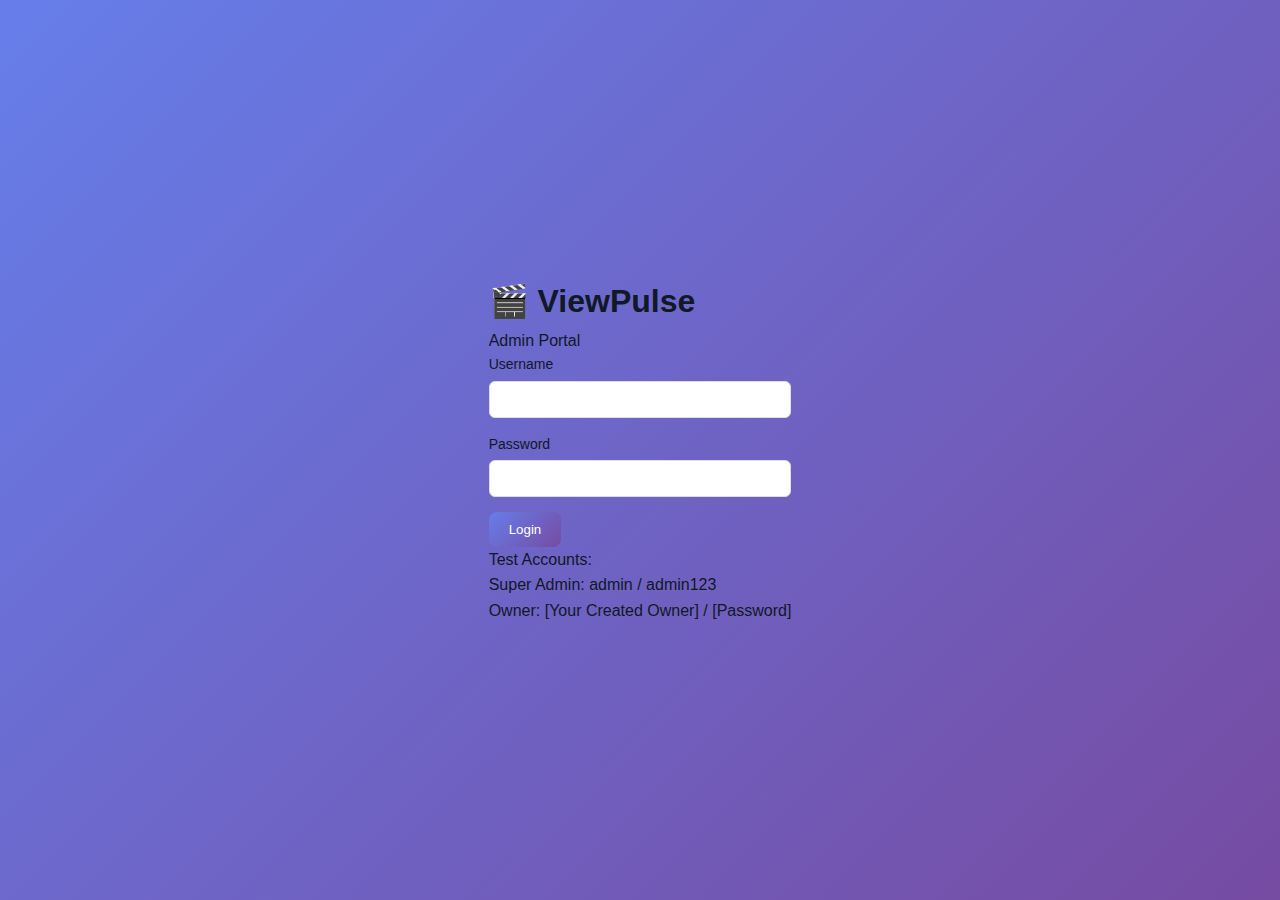
<file: viewpulse-backend/src/main/resources/static/viewpulse-admin/index.html>
<!DOCTYPE html>
<html lang="en">
<head>
    <meta charset="UTF-8">
    <meta name="viewport" content="width=device-width, initial-scale=1.0">
    <title>ViewPulse - Admin Login</title>
    <link rel="stylesheet" href="css/style.css">
    <style>
        /* Page-specific centering for login */
        body {
            display: flex;
            align-items: center;
            justify-content: center;
            min-height: 100vh;
            background: linear-gradient(135deg, #667eea 0%, #764ba2 100%);
        }
    </style>
</head>
<body>
    <div class="login-container">
        <div class="login-card">
            <div class="login-header">
                <h1>🎬 ViewPulse</h1>
                <p>Admin Portal</p>
            </div>
            
            <form id="adminLoginForm">
                <div class="form-group">
                    <label for="username">Username</label>
                    <input type="text" id="username" name="username" required>
                </div>
                
                <div class="form-group">
                    <label for="password">Password</label>
                    <input type="password" id="password" name="password" required>
                </div>
                
                <button type="submit" class="btn btn-primary btn-block">Login</button>
            </form>
            
            <div id="loginMessage" class="message"></div>
            
            <div class="login-footer">
                <p class="text-muted">Test Accounts:</p>
                <p class="text-small">Super Admin: admin / admin123</p>
                <p class="text-small">Owner: [Your Created Owner] / [Password]</p>
            </div>
        </div>
    </div>

    <script src="js/api.js"></script>
    <script src="js/admin-login.js"></script>
</body>
</html>
</file>
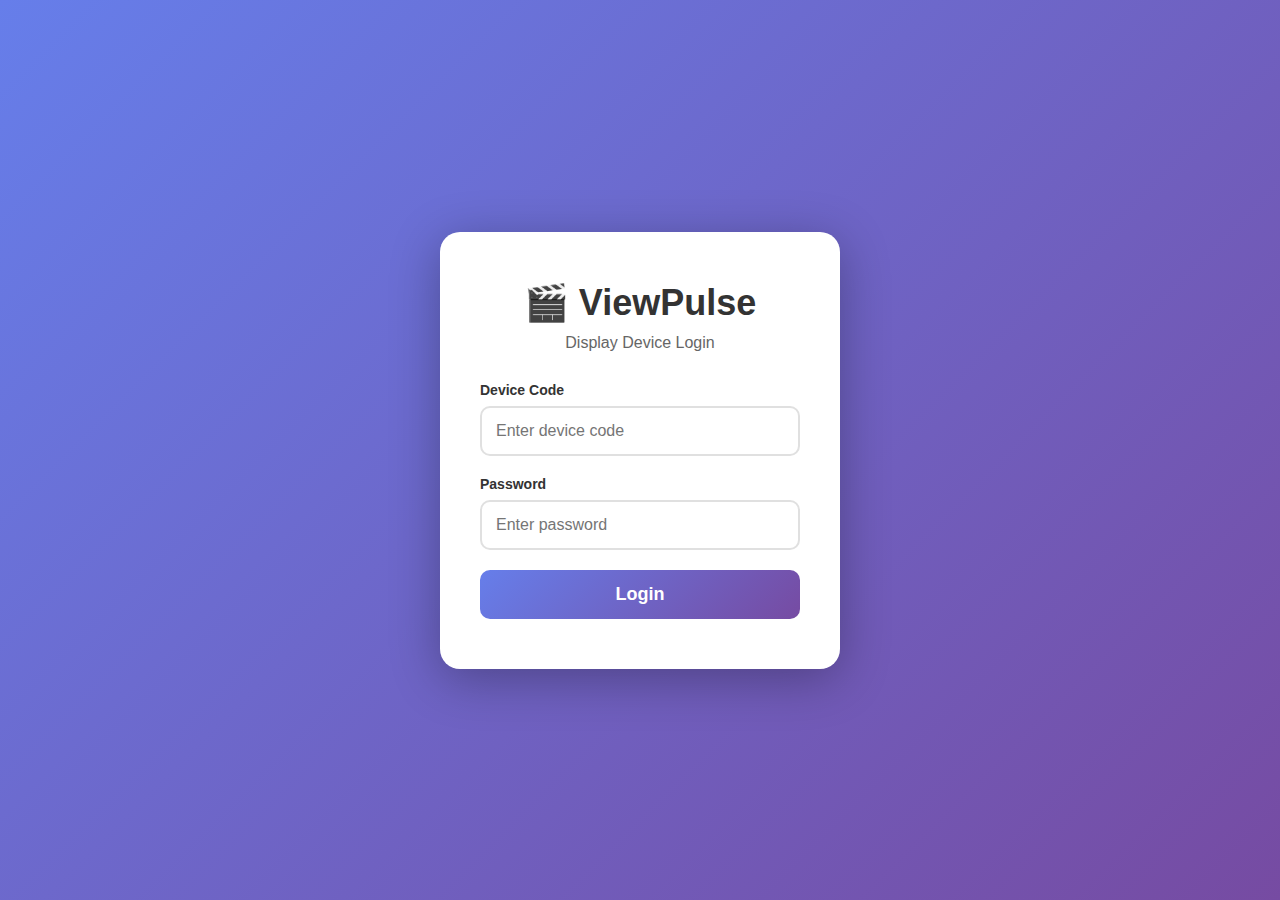
<file: viewpulse-backend/src/main/resources/static/viewpulse-display/index.html>
<!DOCTYPE html>
<html lang="en">
<head>
    <meta charset="UTF-8">
    <meta name="viewport" content="width=device-width, initial-scale=1.0">
    <title>ViewPulse Display</title>
    <script>
        // Check if device is logged in
        if (localStorage.getItem('deviceLoggedIn') === 'true') {
            window.location.href = 'ads.html';
        } else {
            window.location.href = 'login.html';
        }
    </script>
</head>
<body>
    <p style="text-align:center; margin-top:50px;">Loading ViewPulse...</p>
</body>
</html>
</file>
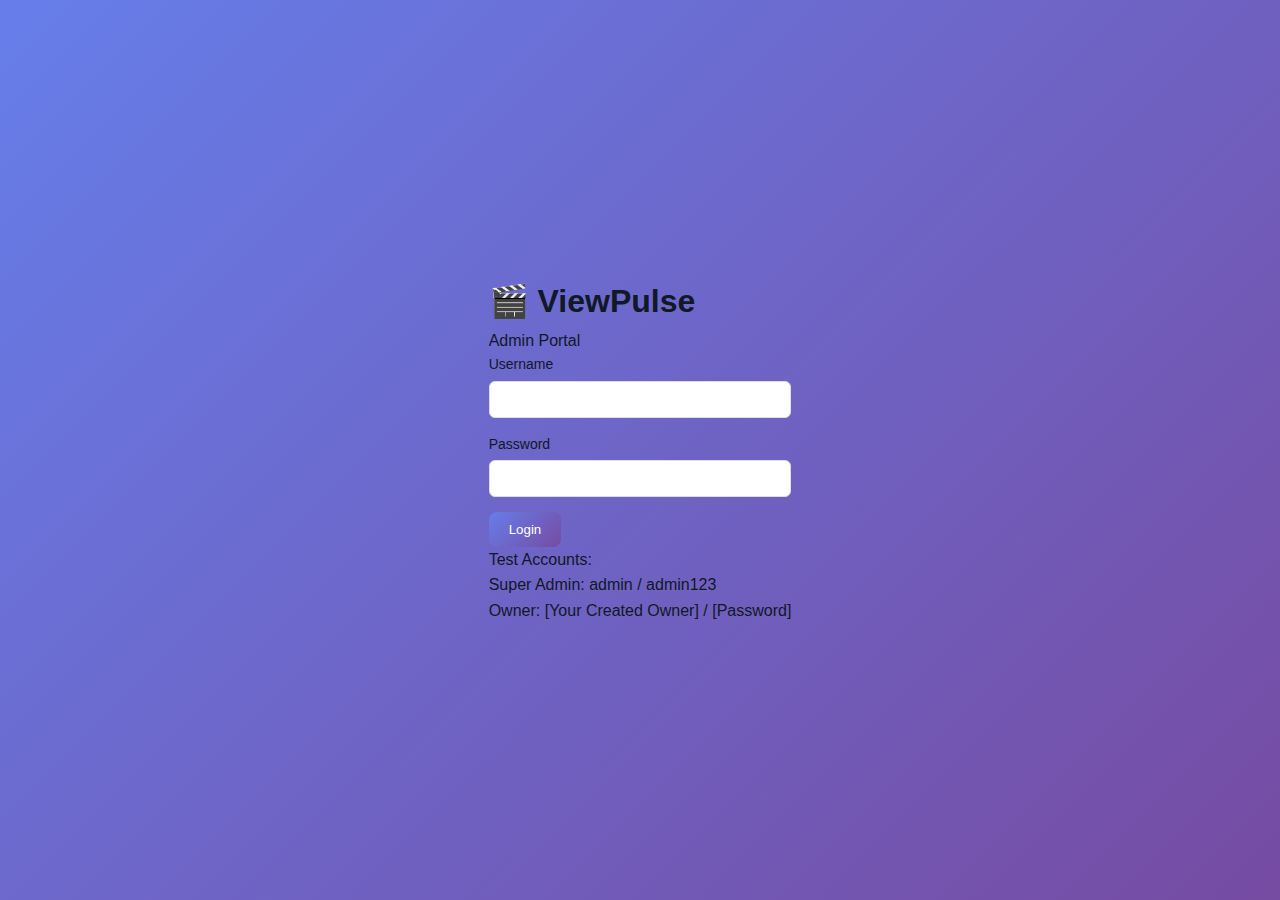
<file: viewpulse-backend/src/main/resources/static/viewpulse-admin/dashboard.html>
<!DOCTYPE html>
<html lang="en">
<head>
    <meta charset="UTF-8">
    <meta name="viewport" content="width=device-width, initial-scale=1.0">
    <title>Dashboard - ViewPulse</title>
    <link rel="stylesheet" href="css/style.css">
</head>
<body>
    <div class="dashboard-container">
        <aside class="sidebar">
            <div class="logo">
                <h2>🎬 ViewPulse</h2>
                <p class="role-badge" id="adminRoleBadge">Loading...</p>
            </div>
            <nav class="sidebar-nav">
                <a href="dashboard.html" class="nav-item active" id="nav-dashboard">
                    <span class="icon">📊</span> Dashboard
                </a>
                <a href="feedback.html" class="nav-item" id="nav-feedback">
                    <span class="icon">💬</span> Feedback
                </a>
                <a href="videos.html" class="nav-item" id="nav-videos">
                    <span class="icon">🎬</span> Videos
                </a>
                <a href="devices.html" class="nav-item" id="nav-devices">
                    <span class="icon">📱</span> Devices
                </a>
                <a href="#" onclick="logout()" class="nav-item logout">
                    <span class="icon">🚪</span> Logout
                </a>
            </nav>
            <div class="sidebar-footer">
                <div class="user-info">
                    <small>Logged in as:</small>
                    <p class="username" id="adminUsername">...</p>
                </div>
            </div>
        </aside>

        <main class="main-content">
            <header class="page-header">
                <h1>Dashboard</h1>
            </header>

            <div class="stats-grid">
                <div class="stat-card">
                    <div class="stat-icon">💬</div>
                    <div class="stat-info">
                        <p class="stat-label">Total Feedback</p>
                        <p class="stat-value" id="statTotal">-</p>
                    </div>
                </div>
                <div class="stat-card">
                    <div class="stat-icon" style="background: #d1fae5; color: #065f46;">😊</div>
                    <div class="stat-info">
                        <p class="stat-label">Positive</p>
                        <p class="stat-value" id="statPositive">-</p>
                    </div>
                </div>
                <div class="stat-card">
                    <div class="stat-icon" style="background: #fef3c7; color: #92400e;">😐</div>
                    <div class="stat-info">
                        <p class="stat-label">Neutral</p>
                        <p class="stat-value" id="statNeutral">-</p>
                    </div>
                </div>
                <div class="stat-card">
                    <div class="stat-icon" style="background: #fee2e2; color: #991b1b;">😡</div>
                    <div class="stat-info">
                        <p class="stat-label">Negative</p>
                        <p class="stat-value" id="statNegative">-</p>
                    </div>
                </div>
            </div>

            <div class="section-header">
                <h2>Recent Feedbacks</h2>
            </div>
            <div class="table-container">
                <table class="data-table">
                    <thead>
                        <tr>
                            <th>Time</th>
                            <th>Feedback</th>
                            <th>Emotion</th>
                            <th>Confidence</th>
                        </tr>
                    </thead>
                    <tbody id="dashboardFeedbackBody">
                        <tr><td colspan="4" class="loading">Loading...</td></tr>
                    </tbody>
                </table>
            </div>
        </main>
    </div>

    <script src="js/api.js"></script>
    <script src="js/dashboard.js"></script>
</body>
</html>
</file>
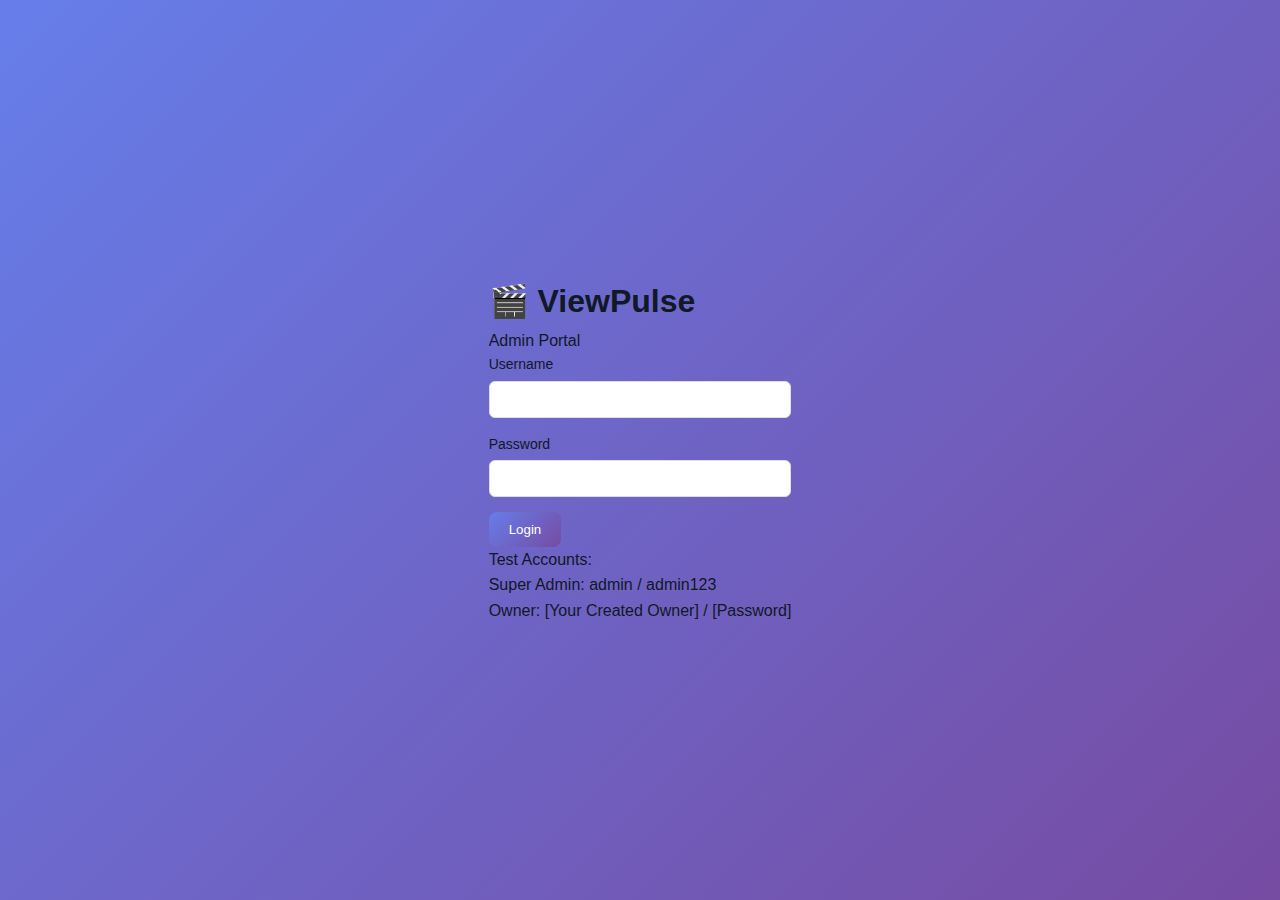
<file: viewpulse-backend/src/main/resources/static/viewpulse-admin/owners.html>
<!DOCTYPE html>
<html lang="en">
<head>
    <meta charset="UTF-8">
    <meta name="viewport" content="width=device-width, initial-scale=1.0">
    <title>Owners - ViewPulse</title>
    <link rel="stylesheet" href="css/style.css">
</head>
<body>
    <div class="dashboard-container">
        <aside class="sidebar">
            <div class="logo">
                <h2>🎬 ViewPulse</h2>
                <p class="role-badge" id="adminRoleBadge">Loading...</p>
            </div>
            <nav class="sidebar-nav">
                <a href="#" class="nav-item active">
                    <span class="icon">🏢</span> Owners
                </a>
                <a href="#" onclick="logout()" class="nav-item logout">
                    <span class="icon">🚪</span> Logout
                </a>
            </nav>
            <div class="sidebar-footer">
                <div class="user-info">
                    <small>Logged in as:</small>
                    <p class="username" id="adminUsername">...</p>
                </div>
            </div>
        </aside>

        <main class="main-content">
            <header class="page-header">
                <div>
                    <div class="breadcrumb" id="pageBreadcrumb" style="font-size:14px; color:#666; margin-bottom:5px;"></div>
                    <h1>Owners Management</h1>
                </div>
                
                <button class="btn btn-primary" onclick="showCreateModal()">
                    ➕ Create Owner
                </button>
            </header>

            <div class="cards-grid" id="ownersGrid">
                <div class="loading">Loading owners...</div>
            </div>
        </main>
    </div>

    <div id="createModal" class="modal">
        <div class="modal-content">
            <div class="modal-header">
                <h2>Create New Owner</h2>
                <span class="close" onclick="closeCreateModal()">&times;</span>
            </div>
            <form id="createOwnerForm">
                <div class="form-group">
                    <label>Username</label>
                    <input type="text" name="username" required>
                </div>
                <div class="form-group">
                    <label>Password</label>
                    <input type="password" name="password" required>
                </div>
                <div class="form-group">
                    <label>Location</label>
                    <div style="display: flex; gap: 10px;">
                        <select id="locationSelect" name="locationId" style="flex: 1; padding: 10px; border: 1px solid #ddd; border-radius: 6px;" required>
                            <option value="">Loading...</option>
                        </select>
                        <button type="button" class="btn-primary" style="padding: 0 15px;" onclick="showAddLocationModal()" title="Add New Location">
                            ➕
                        </button>
                    </div>
                </div>
                <div class="modal-footer">
                    <button type="button" class="btn btn-secondary" onclick="closeCreateModal()">Cancel</button>
                    <button type="submit" class="btn btn-primary">Create Owner</button>
                </div>
            </form>
        </div>
    </div>

    <div id="addLocationModal" class="modal" style="z-index: 2100;">
        <div class="modal-content">
            <div class="modal-header">
                <h2>Add New Location</h2>
                <span class="close" onclick="closeAddLocationModal()">&times;</span>
            </div>
            <form id="addLocationForm">
                <div class="form-group">
                    <label>Location Name</label>
                    <input type="text" name="locationName" placeholder="e.g., City Mall" required>
                </div>
                <div class="form-group">
                    <label>Address</label>
                    <input type="text" name="address" placeholder="e.g., 123 Main St">
                </div>
                <div class="modal-footer">
                    <button type="button" class="btn btn-secondary" onclick="closeAddLocationModal()">Cancel</button>
                    <button type="submit" class="btn btn-primary">Save Location</button>
                </div>
            </form>
        </div>
    </div>

    <script src="js/api.js"></script>
    <script src="js/owners.js"></script>
</body>
</html>
</file>
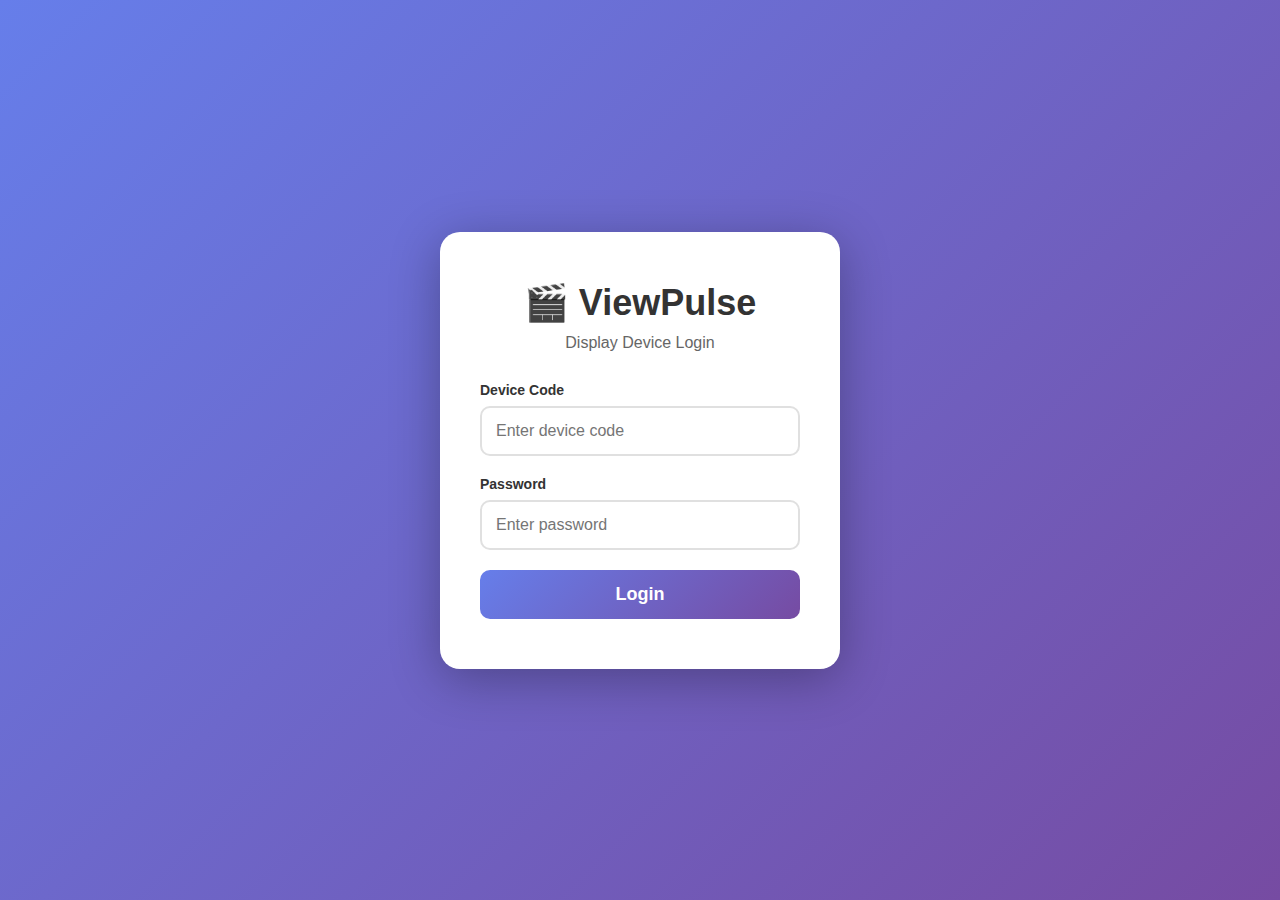
<file: viewpulse-backend/src/main/resources/static/viewpulse-display/ads.html>
<!DOCTYPE html>
<html lang="en">
<head>
    <meta charset="UTF-8">
    <meta name="viewport" content="width=device-width, initial-scale=1.0">
    <title>ViewPulse - Display</title>
    <link rel="stylesheet" href="css/style-ads.css">
    <style>
        * {
            margin: 0;
            padding: 0;
            box-sizing: border-box;
        }
        body {
            background: #000;
            overflow: hidden;
            width: 100vw;
            height: 100vh;
        }
        #videoContainer {
            width: 100vw;
            height: 100vh;
            position: relative;
            background: #000;
        }
        #videoPlayer {
            width: 100%;
            height: 100%;
            object-fit: cover;
        }
        #feedbackBtn {
            position: fixed;
            bottom: 40px;
            right: 40px;
            padding: 18px 28px;
            font-size: 24px;
            background: rgba(102, 126, 234, 0.95);
            color: white;
            border: none;
            border-radius: 12px;
            cursor: pointer;
            box-shadow: 0 4px 20px rgba(0, 0, 0, 0.3);
            z-index: 100;
            transition: all 0.3s;
            font-weight: 600;
        }
        #feedbackBtn:hover {
            background: rgba(102, 126, 234, 1);
            transform: scale(1.08);
        }
        #hiddenLogoutBtn {
            position: fixed;
            top: 10px;
            right: 10px;
            width: 50px;
            height: 50px;
            background: transparent;
            border: none;
            opacity: 0;
            cursor: pointer;
            z-index: 200;
        }
        #logoutModal {
            display: none;
            position: fixed;
            top: 0;
            left: 0;
            width: 100vw;
            height: 100vh;
            background: rgba(0, 0, 0, 0.7);
            z-index: 300;
            justify-content: center;
            align-items: center;
        }
        .logout-box {
            background: white;
            padding: 40px;
            border-radius: 15px;
            text-align: center;
            box-shadow: 0 5px 30px rgba(0, 0, 0, 0.5);
        }
        .logout-box h2 {
            margin-bottom: 20px;
            color: #333;
        }
        .logout-box button {
            padding: 12px 30px;
            margin: 10px;
            border: none;
            border-radius: 8px;
            font-size: 16px;
            font-weight: 600;
            cursor: pointer;
            transition: all 0.2s;
        }
        .logout-box .btn-logout {
            background: #dc3545;
            color: white;
        }
        .logout-box .btn-cancel {
            background: #6c757d;
            color: white;
        }
        .logout-box button:hover {
            transform: translateY(-2px);
        }
    </style>
</head>
<body>
    <div id="videoContainer">
        <video id="videoPlayer" autoplay muted loop playsinline></video>
    </div>
    
    <button id="feedbackBtn" onclick="goToFeedback()">💬 Feedback</button>
    <button id="hiddenLogoutBtn" onclick="showLogoutModal()"></button>
    
    <div id="logoutModal">
        <div class="logout-box">
            <h2>Logout Device?</h2>
            <p>Are you sure you want to logout this device?</p>
            <button class="btn-logout" onclick="logoutDevice()">Yes, Logout</button>
            <button class="btn-cancel" onclick="hideLogoutModal()">Cancel</button>
        </div>
    </div>
    
    <script src="js/api.js"></script>
    <script src="js/navigation.js"></script>
    <script src="js/ads.js"></script>
</body>
</html>
</file>
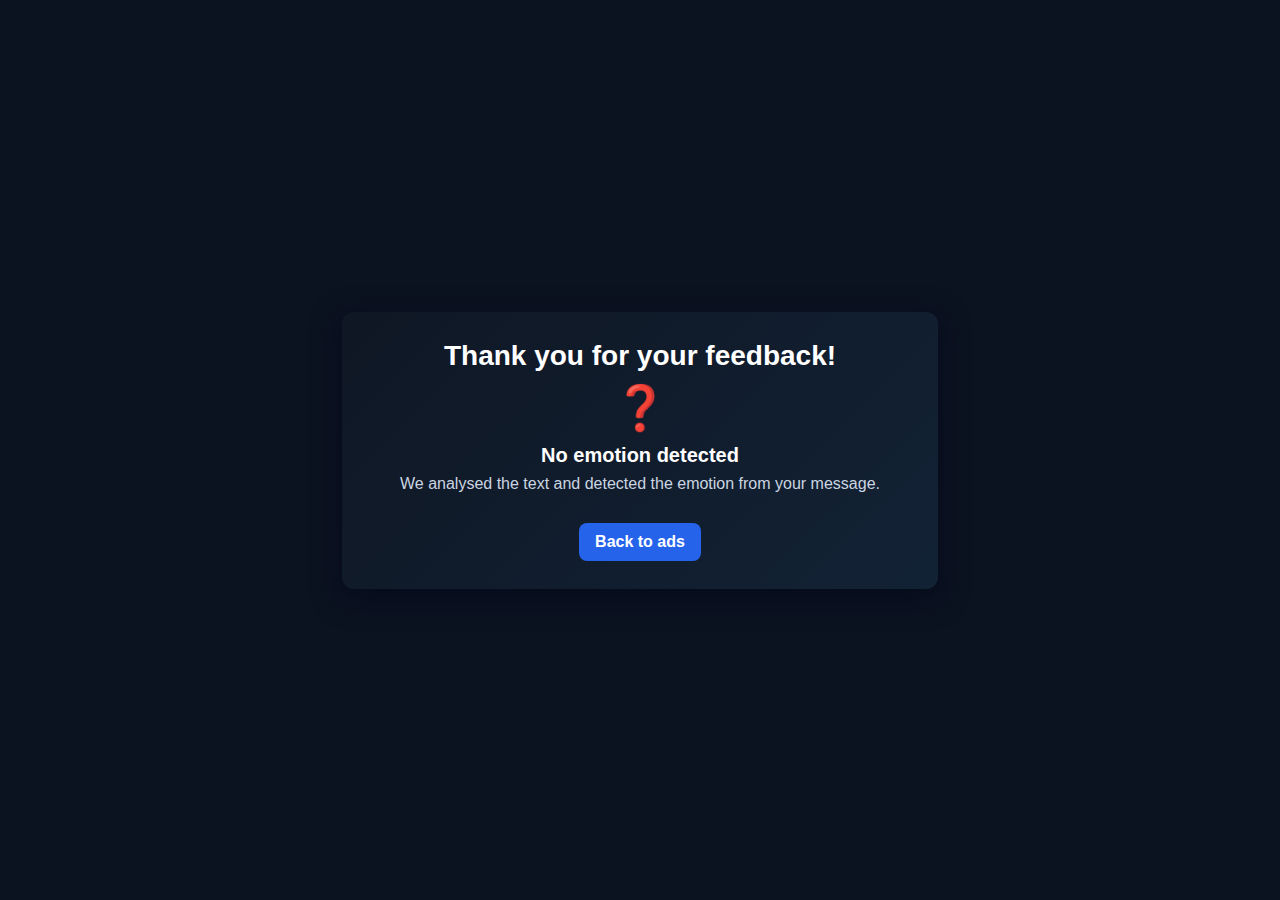
<file: viewpulse-backend/src/main/resources/static/viewpulse-display/feedback-success.html>
<!doctype html>
<html lang="en">
<head>
  <meta charset="utf-8" />
  <title>Thank you — Feedback received</title>
  <meta name="viewport" content="width=device-width,initial-scale=1" />
  <style>
    body { background:#0b1220; color:#fff; font-family:Arial,Helvetica,sans-serif; display:flex; align-items:center; justify-content:center; height:100vh; margin:0; }
    .card { background:linear-gradient(135deg,#0f1724,#122235); padding:28px; border-radius:12px; width:90%; max-width:540px; box-shadow:0 8px 30px rgba(2,6,23,0.6); text-align:center; }
    h1{ margin:0 0 8px; font-size:28px; }
    p{ margin:6px 0 14px; color:#cbd5e1; }
    .emotion { font-size:44px; margin:10px 0; }
    .meta { font-size:14px; color:#94a3b8; margin-top:8px; }
    .btn { display:inline-block; margin-top:16px; padding:10px 16px; border-radius:8px; background:#2563eb; color:white; text-decoration:none; font-weight:600; }
  </style>
</head>
<body>
  <div class="card">
    <h1>Thank you for your feedback!</h1>
    <div id="emotionBlock">
      <div id="emotionEmoji" class="emotion">🔎</div>
      <div id="emotionText" style="font-size:20px; font-weight:700;">Detecting emotion…</div>
      <div id="confidence" class="meta"></div>
    </div>
    <p id="extraText">We analysed the text and detected the emotion from your message.</p>
    <a class="btn" href="ads.html">Back to ads</a>
  </div>

<script>
(function(){
  function q(v) {
    const params = new URLSearchParams(location.search);
    return params.get(v);
  }
  const emotion = (q('emotion') || '').toLowerCase();
  const confidence = q('confidence') || '';
  const eid = q('feedback_id') || '';

  const emojiMap = {
    joy: '😊',
    love: '❤️',
    surprise: '😮',
    sadness: '😔',
    anger: '😡',
    fear: '😨',
    neutral: '😐'
  };

  const emot = document.getElementById('emotionText');
  const emotEmoji = document.getElementById('emotionEmoji');
  const confEl = document.getElementById('confidence');

  if (!emotion) {
    emot.textContent = 'No emotion detected';
    emotEmoji.textContent = '❓';
    confEl.textContent = '';
  } else {
    emot.textContent = emotion.charAt(0).toUpperCase() + emotion.slice(1);
    emotEmoji.textContent = emojiMap[emotion] || '🔎';
    if (confidence) {
      const num = Number(confidence);
      if (!Number.isNaN(num)) {
        confEl.textContent = 'Confidence: ' + Math.round(num * 100) + '%';
      } else {
        confEl.textContent = 'Confidence: ' + confidence;
      }
    } else {
      confEl.textContent = '';
    }
  }

  // Optional: if you need to log the user seeing success page, you could call backend here
  // e.g. fetch('/api/feedback/ack?feedback_id=' + encodeURIComponent(eid));

})();
</script>
</body>
</html>
</file>
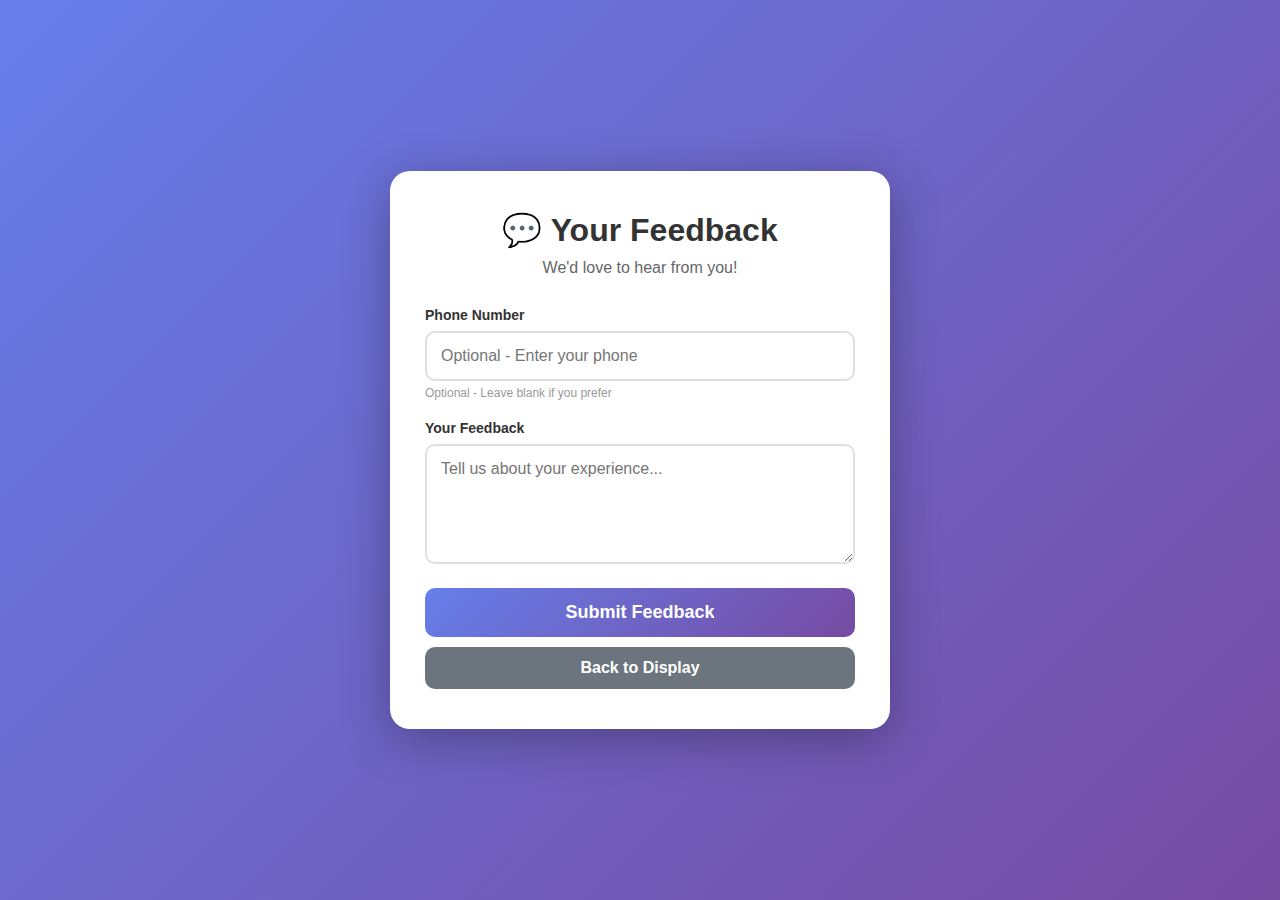
<file: viewpulse-backend/src/main/resources/static/viewpulse-display/feedback.html>
<!DOCTYPE html>
<html lang="en">
<head>
    <meta charset="UTF-8">
    <meta name="viewport" content="width=device-width, initial-scale=1.0">
    <title>Feedback - ViewPulse</title>
    <link rel="stylesheet" href="css/style.css">
    <style>
        body {
            background: linear-gradient(135deg, #667eea 0%, #764ba2 100%);
            min-height: 100vh;
            display: flex;
            align-items: center;
            justify-content: center;
            margin: 0;
            padding: 20px;
            font-family: 'Segoe UI', Tahoma, Geneva, Verdana, sans-serif;
        }
        .feedback-box {
            background: white;
            padding: 40px 35px;
            border-radius: 20px;
            box-shadow: 0 10px 50px rgba(0, 0, 0, 0.3);
            max-width: 500px;
            width: 100%;
        }
        .feedback-box h1 {
            margin: 0 0 10px 0;
            font-size: 32px;
            color: #333;
            text-align: center;
        }
        .feedback-box p {
            color: #666;
            margin: 0 0 30px 0;
            text-align: center;
            font-size: 16px;
        }
        .form-group {
            margin-bottom: 20px;
        }
        .form-group label {
            display: block;
            margin-bottom: 8px;
            color: #333;
            font-weight: 600;
            font-size: 14px;
        }
        .form-group input,
        .form-group textarea {
            width: 100%;
            padding: 14px;
            border: 2px solid #e0e0e0;
            border-radius: 10px;
            font-size: 16px;
            box-sizing: border-box;
            font-family: inherit;
            transition: border-color 0.3s;
        }
        .form-group input:focus,
        .form-group textarea:focus {
            outline: none;
            border-color: #667eea;
        }
        .form-group textarea {
            resize: vertical;
            min-height: 120px;
        }
        .form-group small {
            color: #999;
            font-size: 12px;
            display: block;
            margin-top: 5px;
        }
        .btn-submit {
            width: 100%;
            padding: 14px;
            background: linear-gradient(135deg, #667eea, #764ba2);
            color: white;
            border: none;
            border-radius: 10px;
            font-size: 18px;
            font-weight: 600;
            cursor: pointer;
            transition: transform 0.2s;
        }
        .btn-submit:hover {
            transform: translateY(-2px);
        }
        .btn-back {
            width: 100%;
            padding: 12px;
            background: #6c757d;
            color: white;
            border: none;
            border-radius: 10px;
            font-size: 16px;
            font-weight: 600;
            cursor: pointer;
            margin-top: 10px;
            transition: transform 0.2s;
        }
        .btn-back:hover {
            transform: translateY(-2px);
        }
        #feedbackMessage {
            margin-top: 20px;
            padding: 12px;
            border-radius: 8px;
            display: none;
            text-align: center;
            font-size: 14px;
        }
        #feedbackMessage.error {
            background: #f8d7da;
            color: #721c24;
            display: block;
        }
        #feedbackMessage.success {
            background: #d4edda;
            color: #155724;
            display: block;
        }
    </style>
</head>
<body>
    <div class="feedback-box">
        <h1>💬 Your Feedback</h1>
        <p>We'd love to hear from you!</p>
        
        <form id="feedbackForm">
    <div id="feedbackStatus" style="display:none; margin:8px 0; font-weight:600;"></div>
            <div class="form-group">
                <label>Phone Number</label>
                <input type="tel" id="customerPhone" placeholder="Optional - Enter your phone" maxlength="15">
                <small>Optional - Leave blank if you prefer</small>
            </div>
            
            <div class="form-group">
                <label>Your Feedback</label>
                <textarea id="feedbackText" placeholder="Tell us about your experience..." required></textarea>
            </div>
            
            <button type="submit" class="btn-submit">Submit Feedback</button>
            <button type="button" class="btn-back" onclick="goBackToAds()">Back to Display</button>
        </form>
        
        <div id="feedbackMessage"></div>
    </div>
    
    <script src="js/api.js?v=1764769362"></script>
    <script src="js/feedback.js?v=1764769362"></script>
</body>
</html>
</file>
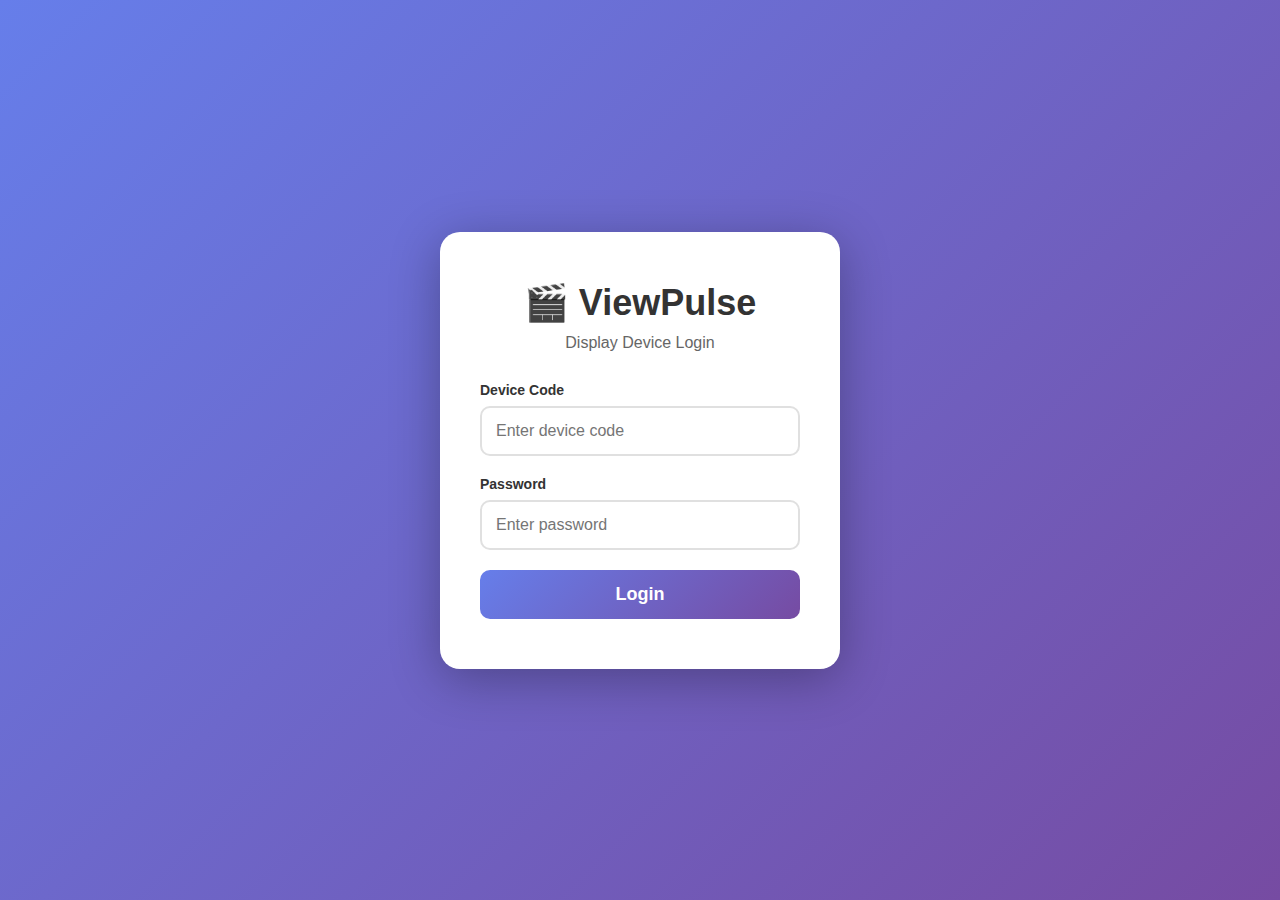
<file: viewpulse-backend/src/main/resources/static/viewpulse-display/login.html>
<!DOCTYPE html>
<html lang="en">
<head>
    <meta charset="UTF-8">
    <meta name="viewport" content="width=device-width, initial-scale=1.0">
    <title>Device Login - ViewPulse</title>
    <link rel="stylesheet" href="css/style.css">
    <style>
        body {
            background: linear-gradient(135deg, #667eea 0%, #764ba2 100%);
            height: 100vh;
            display: flex;
            align-items: center;
            justify-content: center;
            margin: 0;
            font-family: 'Segoe UI', Tahoma, Geneva, Verdana, sans-serif;
        }
        .login-box {
            background: white;
            padding: 50px 40px;
            border-radius: 20px;
            box-shadow: 0 10px 50px rgba(0,0,0,0.3);
            text-align: center;
            max-width: 400px;
            width: 90%;
        }
        .login-box h1 {
            margin: 0 0 10px 0;
            font-size: 36px;
            color: #333;
        }
        .login-box p {
            color: #666;
            margin: 0 0 30px 0;
            font-size: 16px;
        }
        .form-group {
            margin-bottom: 20px;
            text-align: left;
        }
        .form-group label {
            display: block;
            margin-bottom: 8px;
            color: #333;
            font-weight: 600;
            font-size: 14px;
        }
        .form-group input {
            width: 100%;
            padding: 14px;
            border: 2px solid #e0e0e0;
            border-radius: 10px;
            font-size: 16px;
            box-sizing: border-box;
            transition: border-color 0.3s;
        }
        .form-group input:focus {
            outline: none;
            border-color: #667eea;
        }
        .btn-login {
            width: 100%;
            padding: 14px;
            background: linear-gradient(135deg, #667eea, #764ba2);
            color: white;
            border: none;
            border-radius: 10px;
            font-size: 18px;
            font-weight: 600;
            cursor: pointer;
            transition: transform 0.2s;
        }
        .btn-login:hover {
            transform: translateY(-2px);
        }
        #loginMessage {
            margin-top: 20px;
            padding: 12px;
            border-radius: 8px;
            display: none;
            font-size: 14px;
        }
        #loginMessage.error {
            background: #f8d7da;
            color: #721c24;
            display: block;
        }
        #loginMessage.success {
            background: #d4edda;
            color: #155724;
            display: block;
        }
    </style>
</head>
<body>
    <div class="login-box">
        <h1>🎬 ViewPulse</h1>
        <p>Display Device Login</p>
        
        <form id="deviceLoginForm">
            <div class="form-group">
                <label>Device Code</label>
                <input type="text" id="deviceCode" placeholder="Enter device code" required autocomplete="off">
            </div>
            
            <div class="form-group">
                <label>Password</label>
                <input type="password" id="devicePassword" placeholder="Enter password" required>
            </div>
            
            <button type="submit" class="btn-login">Login</button>
        </form>
        
        <div id="loginMessage"></div>
    </div>
    
    <script src="js/api.js"></script>
    <script src="js/login.js"></script>
</body>
</html>
</file>
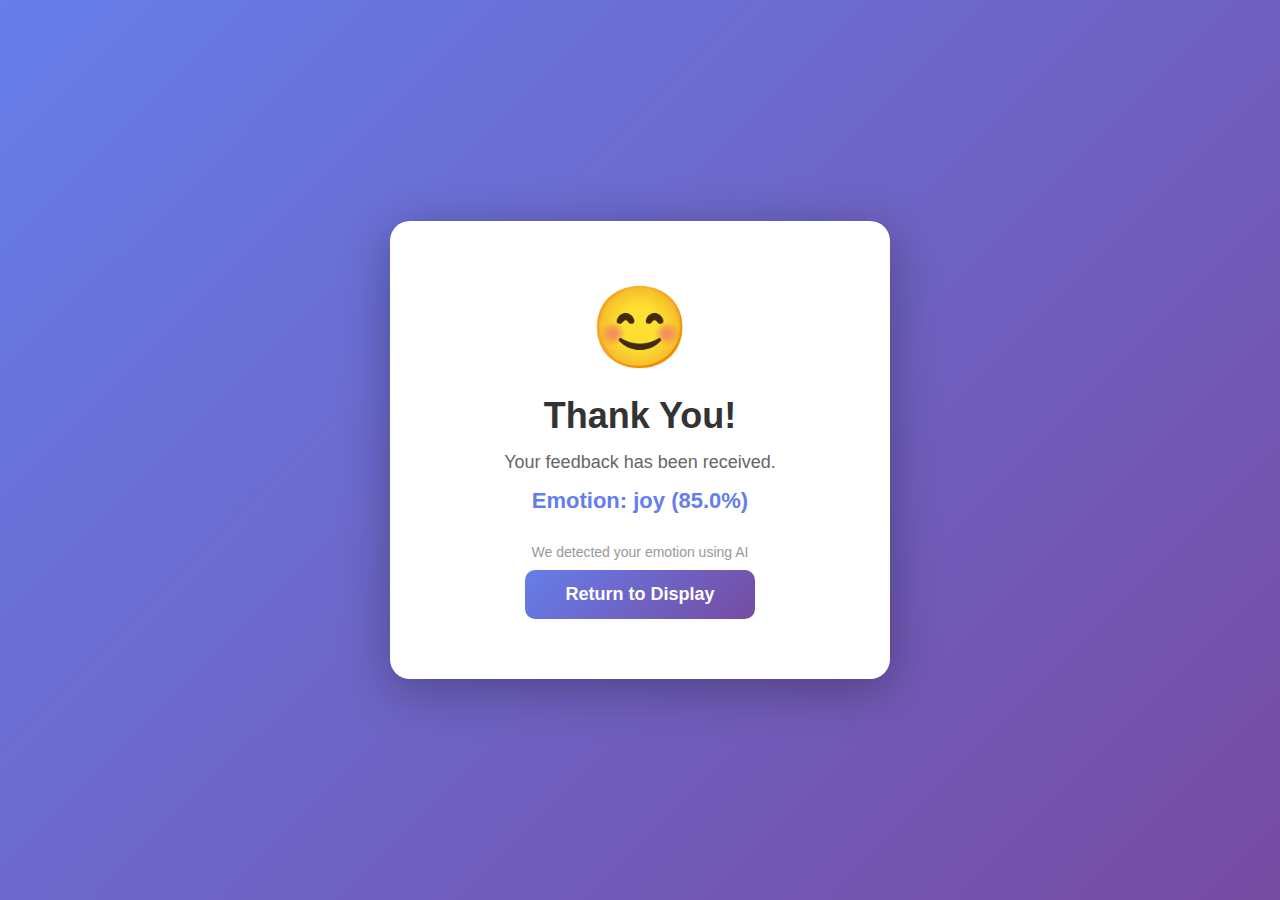
<file: viewpulse-backend/src/main/resources/static/viewpulse-display/thankyou.html>
<!DOCTYPE html>
<html lang="en">
<head>
    <meta charset="UTF-8">
    <meta name="viewport" content="width=device-width, initial-scale=1.0">
    <title>Thank You - ViewPulse</title>
    <link rel="stylesheet" href="css/style.css">
    <style>
        body {
            background: linear-gradient(135deg, #667eea 0%, #764ba2 100%);
            height: 100vh;
            display: flex;
            align-items: center;
            justify-content: center;
            margin: 0;
            font-family: 'Segoe UI', Tahoma, Geneva, Verdana, sans-serif;
        }
        .thankyou-box {
            background: white;
            padding: 60px 40px;
            border-radius: 20px;
            box-shadow: 0 10px 50px rgba(0, 0, 0, 0.3);
            text-align: center;
            max-width: 500px;
            width: 90%;
        }
        #emotionEmoji {
            font-size: 80px;
            margin-bottom: 20px;
            display: block;
        }
        .thankyou-box h1 {
            margin: 0 0 15px 0;
            font-size: 36px;
            color: #333;
        }
        .thankyou-box p {
            color: #666;
            margin: 0 0 10px 0;
            font-size: 18px;
        }
        #detectedEmotion {
            font-size: 22px;
            font-weight: 600;
            color: #667eea;
            margin: 15px 0 30px 0;
        }
        .btn-return {
            padding: 14px 40px;
            background: linear-gradient(135deg, #667eea, #764ba2);
            color: white;
            border: none;
            border-radius: 10px;
            font-size: 18px;
            font-weight: 600;
            cursor: pointer;
            transition: transform 0.2s;
        }
        .btn-return:hover {
            transform: translateY(-2px);
        }
    </style>
</head>
<body>
    <div class="thankyou-box">
        <span id="emotionEmoji">😊</span>
        <h1>Thank You!</h1>
        <p>Your feedback has been received.</p>
        <div id="detectedEmotion">Emotion: <span id="emotionText">joy</span></div>
        <p style="font-size: 14px; color: #999;">We detected your emotion using AI</p>
        <button class="btn-return" onclick="returnToAds()">Return to Display</button>
    </div>
    
    <script>
        // Get emotion from URL params or localStorage
        const urlParams = new URLSearchParams(window.location.search);
        const emotion = urlParams.get('emotion') || localStorage.getItem('lastEmotion') || 'joy';
        const confidence = urlParams.get('confidence') || localStorage.getItem('lastConfidence') || '0.85';
        
        // Emotion emoji mapping
        const emotionEmojis = {
            'joy': '😊',
            'love': '❤️',
            'sadness': '😢',
            'anger': '😡',
            'fear': '😨',
            'surprise': '😮',
            'neutral': '😐'
        };
        
        document.getElementById('emotionEmoji').textContent = emotionEmojis[emotion] || '😊';
        document.getElementById('emotionText').textContent = emotion + ' (' + (parseFloat(confidence) * 100).toFixed(1) + '%)';
        
        function returnToAds() {
            localStorage.removeItem('lastEmotion');
            localStorage.removeItem('lastConfidence');
            window.location.href = 'ads.html';
        }
        
        // Auto-return after 5 seconds
        setTimeout(returnToAds, 5000);
    </script>
</body>
</html>
</file>
<file: viewpulse-backend/src/main/resources/static/viewpulse-display/css/style-ads.css>
/* Ads page specific styles */
body {
    margin: 0;
    padding: 0;
    overflow: hidden;
    background: #000;
}

#videoContainer {
    width: 100vw;
    height: 100vh;
    position: relative;
    overflow: hidden;
}

#videoPlayer {
    width: 100%;
    height: 100%;
    object-fit: cover;
    background: #000;
}

/* Hide video controls for kiosk mode */
#videoPlayer::-webkit-media-controls {
    display: none !important;
}

#videoPlayer::-webkit-media-controls-enclosure {
    display: none !important;
}

/* Feedback button animation */
@keyframes pulse {
    0% {
        box-shadow: 0 4px 20px rgba(102, 126, 234, 0.4);
    }
    50% {
        box-shadow: 0 4px 30px rgba(102, 126, 234, 0.6);
    }
    100% {
        box-shadow: 0 4px 20px rgba(102, 126, 234, 0.4);
    }
}

#feedbackBtn {
    animation: pulse 2s infinite;
}

/* Responsive adjustments */
@media (max-width: 768px) {
    #feedbackBtn {
        bottom: 20px;
        right: 20px;
        padding: 14px 20px;
        font-size: 18px;
    }
}

/* Fullscreen support */
#videoPlayer:-webkit-full-screen {
    width: 100%;
    height: 100%;
}

#videoPlayer:-moz-full-screen {
    width: 100%;
    height: 100%;
}

#videoPlayer:-ms-fullscreen {
    width: 100%;
    height: 100%;
}

#videoPlayer:fullscreen {
    width: 100%;
    height: 100%;
}
\vnviiiiiiiiiiiiiiiiiiiiiiiiiiiiiiiiiiii
</file>
<file: viewpulse-backend/src/main/resources/static/viewpulse-display/css/style.css>
* {
    margin: 0;
    padding: 0;
    box-sizing: border-box;
}

body {
    font-family: 'Segoe UI', Tahoma, Geneva, Verdana, sans-serif;
    background: #f5f5f5;
    color: #333;
}

/* Form elements */
input, textarea, button {
    font-family: inherit;
}

input:focus, textarea:focus {
    outline: none;
}

/* Utility classes */
.text-center {
    text-align: center;
}

.mt-10 {
    margin-top: 10px;
}

.mt-20 {
    margin-top: 20px;
}

.mb-10 {
    margin-bottom: 10px;
}

.mb-20 {
    margin-bottom: 20px;
}

/* Messages */
.message {
    padding: 12px;
    border-radius: 8px;
    margin: 10px 0;
    text-align: center;
}

.message.error {
    background: #f8d7da;
    color: #721c24;
    border: 1px solid #f5c6cb;
}

.message.success {
    background: #d4edda;
    color: #155724;
    border: 1px solid #c3e6cb;
}

/* Responsive */
@media (max-width: 768px) {
    .login-box,
    .feedback-box,
    .thankyou-box {
        padding: 30px 20px !important;
    }
    
    h1 {
        font-size: 28px !important;
    }
}
</file>
<file: viewpulse-backend/src/main/resources/static/viewpulse-admin/css/style.css>
/* ============================================
   RESET & BASE STYLES
   ============================================ */
* {
    margin: 0;
    padding: 0;
    box-sizing: border-box;
}

body {
    font-family: -apple-system, BlinkMacSystemFont, 'Segoe UI', 'Roboto', 'Oxygen', 'Ubuntu', 'Cantarell', sans-serif;
    background: #f3f4f6;
    color: #111827;
    line-height: 1.6;
    min-height: 100vh;
}

/* ============================================
   DASHBOARD LAYOUT
   ============================================ */
.dashboard-container {
    display: flex;
    width: 100%;
    min-height: 100vh;
}

/* ============================================
   SIDEBAR (Fixed Left)
   ============================================ */
.sidebar {
    width: 260px;
    background: linear-gradient(180deg, #1f2937 0%, #111827 100%);
    color: white;
    display: flex;
    flex-direction: column;
    position: fixed; /* Stays in place */
    top: 0;
    left: 0;
    height: 100vh;
    z-index: 1000;
    box-shadow: 4px 0 12px rgba(0, 0, 0, 0.1);
}

.sidebar .logo {
    padding: 24px 20px;
    border-bottom: 1px solid rgba(255, 255, 255, 0.1);
}

.sidebar .logo h2 {
    font-size: 24px;
    font-weight: 700;
    margin: 0;
    background: linear-gradient(135deg, #667eea 0%, #764ba2 100%);
    -webkit-background-clip: text;
    -webkit-text-fill-color: transparent;
}

.sidebar-nav {
    flex: 1;
    padding: 20px 0;
    overflow-y: auto;
}

.nav-item {
    display: flex;
    align-items: center;
    gap: 12px;
    padding: 15px 20px;
    color: #d1d5db;
    text-decoration: none;
    transition: all 0.3s;
    border-left: 4px solid transparent;
    cursor: pointer;
    font-size: 15px;
}

.nav-item:hover {
    background: rgba(255, 255, 255, 0.05);
    color: white;
    border-left-color: #667eea;
}

.nav-item.active {
    background: rgba(102, 126, 234, 0.15);
    color: white;
    border-left-color: #667eea;
}

/* Logout Button style as Nav Item */
.nav-item.logout {
    margin-top: auto; 
    border-top: 1px solid rgba(255, 255, 255, 0.1);
    color: #fca5a5;
}

.nav-item.logout:hover {
    background: rgba(220, 38, 38, 0.1);
    border-left-color: #dc2626;
}

.sidebar-footer {
    padding: 20px;
    background: rgba(0, 0, 0, 0.2);
}

.user-info small {
    display: block;
    font-size: 11px;
    color: #9ca3af;
    margin-bottom: 4px;
}

.user-info .username {
    font-weight: 600;
    color: white;
}

/* ============================================
   MAIN CONTENT (Pushed Right)
   ============================================ */
.main-content {
    margin-left: 260px; /* MATCH SIDEBAR WIDTH */
    width: calc(100% - 260px);
    padding: 32px;
    background: #f3f4f6;
}

.page-header {
    display: flex;
    justify-content: space-between;
    align-items: flex-start;
    margin-bottom: 32px;
}

.page-header h1 {
    font-size: 32px;
    font-weight: 700;
    color: #111827;
}

/* ============================================
   COMPONENTS (Cards, Tables, Badges)
   ============================================ */
.stats-grid {
    display: grid;
    grid-template-columns: repeat(auto-fit, minmax(240px, 1fr));
    gap: 20px;
    margin-bottom: 32px;
}

.stat-card, .admin-card, .device-card {
    background: white;
    border-radius: 16px;
    padding: 24px;
    box-shadow: 0 2px 8px rgba(0, 0, 0, 0.05);
    border: 1px solid #e5e7eb;
    position: relative;
    transition: transform 0.2s;
}

.cards-grid {
    display: grid;
    grid-template-columns: repeat(auto-fill, minmax(300px, 1fr));
    gap: 20px;
}

.table-container {
    background: white;
    border-radius: 16px;
    padding: 24px;
    box-shadow: 0 2px 8px rgba(0, 0, 0, 0.05);
    overflow-x: auto;
}

.data-table {
    width: 100%;
    border-collapse: collapse;
}

.data-table th {
    background: #f9fafb;
    padding: 12px;
    text-align: left;
    font-size: 13px;
    color: #6b7280;
    text-transform: uppercase;
    font-weight: 600;
}

.data-table td {
    padding: 12px;
    border-bottom: 1px solid #e5e7eb;
    font-size: 14px;
    color: #374151;
}

/* Buttons & Badges */
.btn-primary {
    background: linear-gradient(135deg, #667eea 0%, #764ba2 100%);
    color: white;
    padding: 10px 20px;
    border: none;
    border-radius: 8px;
    cursor: pointer;
    font-weight: 500;
}

.btn-sm {
    padding: 6px 12px;
    font-size: 13px;
}

.badge { padding: 4px 10px; border-radius: 20px; font-size: 12px; font-weight: 600; }
.badge-success { background: #d1fae5; color: #065f46; }
.badge-inactive { background: #f3f4f6; color: #374151; }

.role-badge {
    display: inline-block;
    padding: 4px 10px;
    background: rgba(255,255,255,0.1);
    border-radius: 12px;
    font-size: 11px;
    margin-top: 5px;
    text-transform: uppercase;
    letter-spacing: 0.5px;
}

/* Modal */
.modal { display: none; position: fixed; top:0; left:0; width:100%; height:100%; background:rgba(0,0,0,0.5); z-index:2000; justify-content:center; align-items:center; }
.modal-content { background:white; padding:24px; border-radius:16px; width:400px; }
.form-group { margin-bottom: 15px; }
.form-group label { display: block; margin-bottom: 5px; font-weight: 500; font-size: 14px; }
.form-group input { width: 100%; padding: 10px; border: 1px solid #ddd; border-radius: 6px; }
.modal-footer { margin-top: 20px; text-align: right; display: flex; justify-content: flex-end; gap: 10px; }
.btn-secondary { background: #e5e7eb; color: #374151; padding: 10px 20px; border: none; border-radius: 8px; cursor: pointer; }

/* Stat Icons */
.stat-icon {
    width: 48px; height: 48px; border-radius: 12px;
    display: flex; align-items: center; justify-content: center;
    font-size: 24px; background: #f3f4f6; margin-right: 15px;
}
.stat-card { display: flex; align-items: center; }
.stat-value { font-size: 24px; font-weight: 700; margin-top: 5px; }
.stat-label { color: #6b7280; font-size: 13px; font-weight: 500; }
</file>
